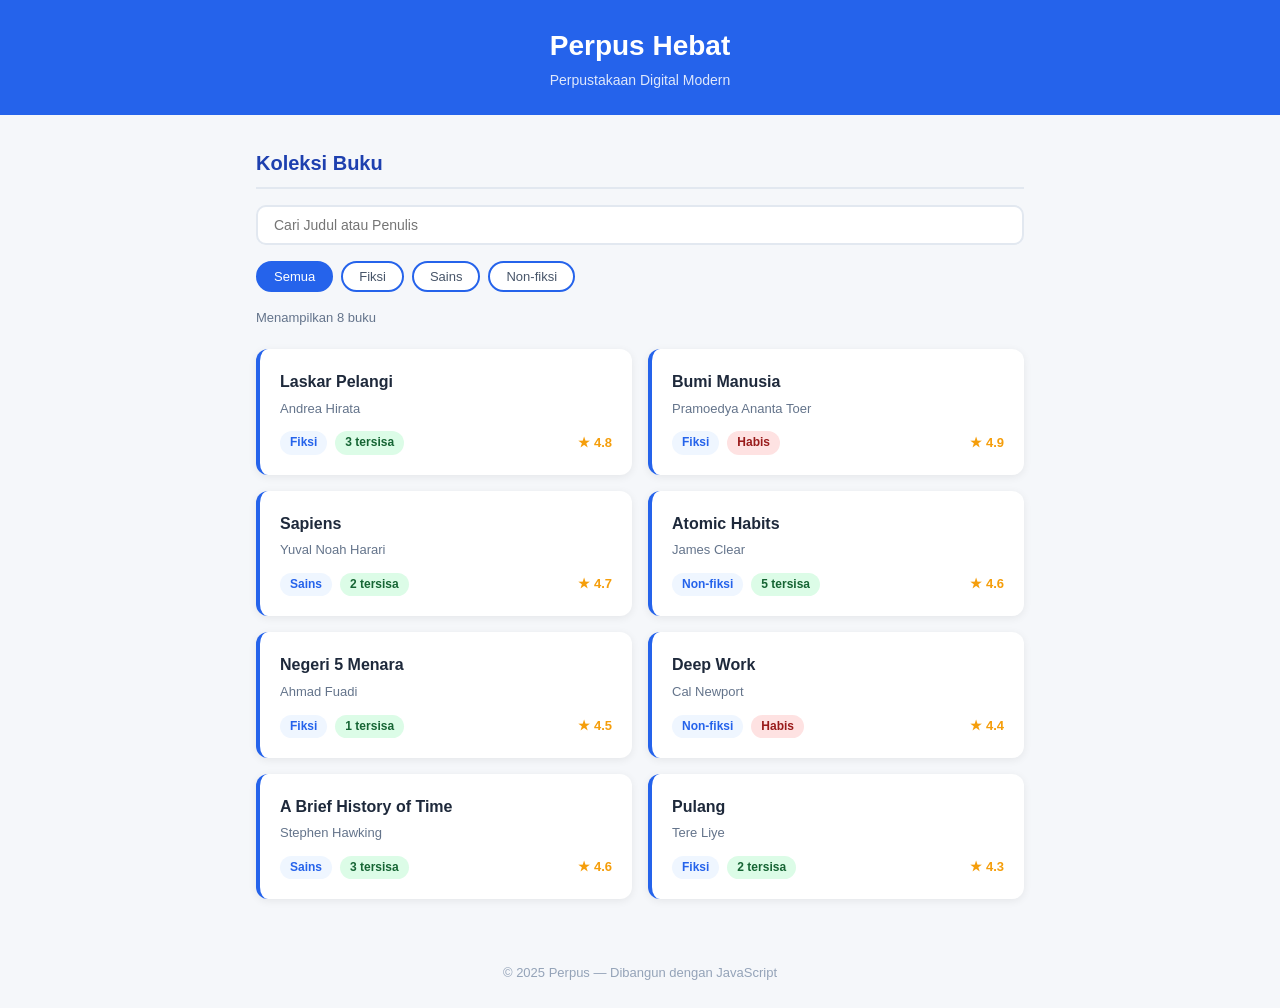
<file: Perpus V1/index.html>
<!doctype html>
<html lang="id">
  <head>
    <meta charset="UTF-8" />
    <meta name="viewport" content="width=device-width, initial-scale=1.0" />
    <title>Perpus — Perpustakaan Digital</title>
    <link rel="stylesheet" href="css/style.css" />
    <script src="/Perpus V1/js/app.js" defer></script>
  </head>
  <body>
    <header class="header">
      <div class="header-konten">
        <h1 class="header-judul">Perpus Hebat</h1>
        <p class="header-tagline">Perpustakaan Digital Modern</p>
      </div>
    </header>

    <main class="main">
      <section class="seksi-filter">
        <h2 class="seksi-judul">Koleksi Buku</h2>

        <!-- Tambahan ke 3 -->
        <div class="kotak-search">
          <input
            type="text"
            id="input-search"
            class="input-search"
            placeholder="Cari Judul atau Penulis"
            autocomplete="off"
          />
          <button
            id="tombol-hapus-search"
            class="tombol-hapus-search"
            style="display: none"
          >
            ✕
          </button>
        </div>

        <div id="tombol-filter" class="grup-filter">
          <!-- Tombol filter akan dirender Javascript -->
        </div>
        <p id="info-jumlah" class="info-jumlah"></p>
      </section>

      <section class="seksi-buku">
        <div id="kontainer-buku" class="grid-buku">
          <!-- Kartu buku akan dirender Javascript -->
        </div>
      </section>

      <!-- <section class="seksi-buku">
        <h2 class="seksi-judul">Koleksi Buku</h2>
        <div id="kontainer-buku" class="grid-buku"> -->
      <!-- Kartu buku akan dirender oleh JavaScript -->
      <!-- </div>
      </section> -->

      <!-- <section class="seksi-ringkasan">
        <h2 class="seksi-judul">Ringkasan Koleksi</h2>
        <div id="kontainer-ringkasan"> -->
      <!-- Ringkasan akan dirender oleh JavaScript -->
      <!-- </div>
      </section> -->
    </main>

    <footer class="footer">
      <p>© 2025 Perpus — Dibangun dengan JavaScript</p>
    </footer>
  </body>
</html>
</file>
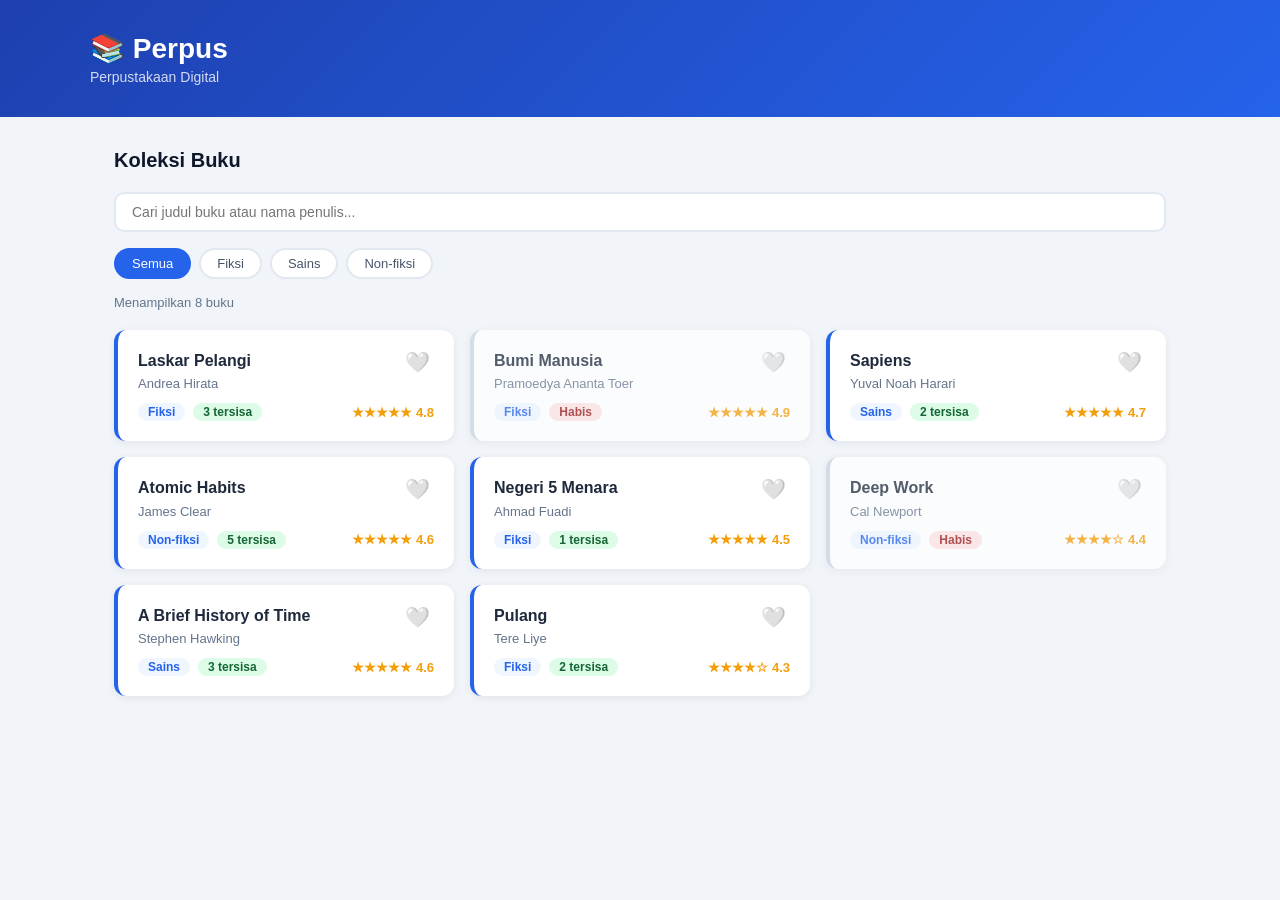
<file: Perpus V2/index.html>
<!DOCTYPE html>
<html lang="id">
<head>
  <meta charset="UTF-8">
  <meta name="viewport" content="width=device-width, initial-scale=1.0">
  <title>Perpus — Perpustakaan Digital</title>
  <link rel="stylesheet" href="css/style.css">
</head>
<body>

  <!-- HEADER HALAMAN -->
  <header class="header">
    <div class="header-inner">
      <h1 class="header-judul">📚 Perpus</h1>
      <p class="header-subjudul">Perpustakaan Digital</p>
    </div>
  </header>

  <!-- KONTEN UTAMA -->
  <main class="main">

    <!-- SEKSI FILTER & PENCARIAN -->
    <section class="seksi-filter">
      <h2 class="seksi-judul">Koleksi Buku</h2>

      <!-- Kotak Pencarian -->
      <div class="kotak-pencarian">
        <input 
          type="text" 
          id="input-search" 
          class="input-search" 
          placeholder="Cari judul buku atau nama penulis..." 
          autocomplete="off"
        >
        <button 
          id="tombol-hapus-search" 
          class="tombol-hapus-search" 
          style="display: none;" 
          aria-label="Hapus pencarian"
        >✕</button>
      </div>

      <!-- Tombol Filter Kategori -->
      <div id="tombol-filter" class="grup-filter">
        <!-- Tombol filter kategori dirender oleh JavaScript -->
      </div>

      <!-- Informasi Jumlah Buku -->
      <p id="info-jumlah" class="info-jumlah">Menampilkan 0 buku</p>
    </section>

    <!-- SEKSI DAFTAR BUKU -->
    <section class="seksi-koleksi">
      <!-- Grid Tempat Kartu Buku -->
      <div id="kontainer-buku" class="grid-buku">
        <!-- Kartu buku dirender oleh JavaScript -->
      </div>
    </section>

  </main>

  <!-- SKRIP JAVASCRIPT -->
  <script src="js/app.js"></script>
</body>
</html>
</file>
<file: Perpus V1/css/style.css>
/* Reset dan base */
* {
  margin: 0;
  padding: 0;
  box-sizing: border-box;
}

body {
  font-family: "Segoe UI", Tahoma, Geneva, Verdana, sans-serif;
  background-color: #f5f7fa;
  color: #333;
  line-height: 1.6;
}

/* Header */
.header {
  background-color: #2563eb;
  color: white;
  padding: 24px 32px;
}

.header-konten {
  /* background-color: #333; */
  display: flex;
  flex-direction: column;
  align-items: center;
  justify-content: center;
}

.header-judul {
  font-size: 28px;
  font-weight: 700;
  /* margin-bottom: 4px; */
}

.header-tagline {
  font-size: 14px;
  opacity: 0.85;
}

/* Main content */
.main {
  max-width: 800px;
  margin: 32px auto;
  padding: 0 16px;
}

.seksi-buku,
.seksi-ringkasan {
  margin-bottom: 40px;
}

.seksi-judul {
  font-size: 20px;
  font-weight: 600;
  color: #1e40af;
  margin-bottom: 16px;
  padding-bottom: 8px;
  border-bottom: 2px solid #e2e8f0;
}

/* Kartu buku */
.kartu-buku {
  background: white;
  border-radius: 12px;
  padding: 24px;
  box-shadow: 0 2px 8px rgba(0, 0, 0, 0.08);
  border-left: 4px solid #2563eb;
}

.kartu-judul {
  font-size: 20px;
  font-weight: 700;
  color: #1e293b;
  margin-bottom: 4px;
}

.kartu-penulis {
  font-size: 14px;
  color: #64748b;
  margin-bottom: 16px;
}

.kartu-detail {
  display: grid;
  grid-template-columns: 1fr 1fr;
  gap: 8px;
  margin-bottom: 16px;
}

.kartu-item {
  font-size: 13px;
  color: #475569;
}

.kartu-item span {
  font-weight: 600;
  color: #1e293b;
}

/* Badge status */
.badge-status {
  display: inline-block;
  padding: 4px 12px;
  border-radius: 20px;
  font-size: 13px;
  font-weight: 600;
}

.badge-tersedia {
  background-color: #dcfce7;
  color: #166534;
}

.badge-dipinjam {
  background-color: #fee2e2;
  color: #991b1b;
}

/* Ringkasan */
.ringkasan-grid {
  display: grid;
  grid-template-columns: repeat(3, 1fr);
  gap: 16px;
}

@media (max-width: 499px) {
  .ringkasan-grid {
    grid-template-columns: 1fr;
  }
}

.ringkasan-item {
  background: white;
  border-radius: 10px;
  padding: 20px;
  text-align: center;
  box-shadow: 0 2px 8px rgba(0, 0, 0, 0.06);
}

.ringkasan-angka {
  font-size: 32px;
  font-weight: 700;
  color: #2563eb;
  display: block;
}

.ringkasan-label {
  font-size: 13px;
  color: #64748b;
  margin-top: 4px;
}

/* Footer */
.footer {
  text-align: center;
  padding: 24px;
  color: #94a3b8;
  font-size: 13px;
}

/* Filter buttons */
.grup-filter {
  display: flex;
  flex-wrap: wrap;
  gap: 8px;
  margin-bottom: 16px;
}
.tombol-filter {
  padding: 6px 16px;
  border: 2px solid #2563eb;
  border-radius: 20px;
  background: white;
  color: #475569;
  font-size: 13px;
  font-weight: 500;
  cursor: pointer;
  transition: all 0.2s;
}

.tombol-filter:hover {
  border-color: #2563eb;
  color: #2563eb;
}

.tombol-filter.aktif {
  background: #2563eb;
  border-color: #2563eb;
  color: white;
}
/* Info jumlah */
.info-jumlah {
  font-size: 13px;
  color: #64748b;
  margin-bottom: 20px;
}
/* Grid buku */
.grid-buku {
  display: grid;
  grid-template-columns: repeat(auto-fill, minmax(280px, 1fr));
  gap: 16px;
}

/* Kartu buku */
.kartu-buku {
  background: white;
  border-radius: 12px;
  padding: 20px;
  box-shadow: 0 2px 8px rgba(0, 0, 0, 0.07);
  border-left: 4px solid #2563eb;
  transition:
    transform 0.2s,
    box-shadow 0.2s;
}
.kartu-buku:hover {
  transform: translateY(-2px);
  box-shadow: 0 4px 16px rgba(0, 0, 0, 0.12);
}

.kartu-judul-buku {
  font-size: 16px;
  font-weight: 700;
  color: #1e293b;
  margin-bottom: 4px;
}
.kartu-penulis-buku {
  font-size: 13px;
  color: #64748b;
  margin-bottom: 12px;
}
.kartu-meta {
  display: flex;
  gap: 8px;
  flex-wrap: wrap;
  align-items: center;
}

.badge-kategori {
  padding: 2px 10px;
  border-radius: 12px;
  font-size: 12px;
  font-weight: 600;
  background: #eff6ff;
  color: #2563eb;
}
.badge-stok-tersedia {
  padding: 2px 10px;
  border-radius: 12px;
  font-size: 12px;
  font-weight: 600;
  background: #dcfce7;
  color: #166534;
}
.badge-stok-habis {
  padding: 2px 10px;
  border-radius: 12px;
  font-size: 12px;
  font-weight: 600;
  background: #fee2e2;
  color: #991b1b;
}
.kartu-rating {
  font-size: 13px;
  color: #f59e0b;
  font-weight: 600;
  margin-left: auto;
}
/* Pesan kosong */
.pesan-kosong {
  grid-column: 1 / -1;
  text-align: center;
  padding: 48px 16px;
  color: #94a3b8;
}

.pesan-kosong-ikon {
  font-size: 48px;
  display: block;
  margin-bottom: 12px;
}

/* Search box */
.kotak-search {
  position: relative;
  margin-bottom: 16px;
}
.input-search {
  width: 100%;
  padding: 10px 40px 10px 16px;
  border: 2px solid #e2e8f0;
  border-radius: 10px;
  font-size: 14px;
  color: #1e293b;
  outline: none;
  transition: border-color 0.2s;
}
.input-search:focus {
  border-color: #2563eb;
}

.tombol-hapus-search {
  position: absolute;
  right: 12px;
  top: 50%;
  transform: translateY(-50%);
  background: none;
  border: none;
  color: #94a3b8;
  font-size: 14px;
  cursor: pointer;
  padding: 4px;
}
.tombol-hapus-search:hover {
  color: #475569;
}
/* Highlight keyword di judul */
.highlight {
  background-color: #fef08a;
  border-radius: 2px;
  padding: 0 1px;
}
</file>
<file: Perpus V2/css/style.css>
/* Reset CSS */
*,
*::before,
*::after {
  box-sizing: border-box;
  margin: 0;
  padding: 0;
}

body {
  font-family: -apple-system, BlinkMacSystemFont, "Segoe UI", Roboto, sans-serif;
  background: #f1f5f9;
  color: #1e293b;
  min-height: 100vh;
}

/* Header */
.header {
  background: linear-gradient(135deg, #1e40af, #2563eb);
  color: white;
  padding: 32px 24px;
}

.header-inner {
  max-width: 1100px;
  margin: 0 auto;
}

.header-judul {
  font-size: 28px;
  font-weight: 800;
  margin-bottom: 4px;
}

.header-subjudul {
  font-size: 14px;
  opacity: 0.8;
}

/* Main Layout */
.main {
  max-width: 1100px;
  margin: 0 auto;
  padding: 32px 24px;
}

/* Seksi Statistik */
.seksi-statistik {
  margin-bottom: 40px;
}

.grid-statistik {
  display: grid;
  grid-template-columns: repeat(auto-fit, minmax(180px, 1fr));
  gap: 16px;
}

.kartu-statistik {
  background: white;
  border-radius: 12px;
  padding: 20px 24px;
  box-shadow: 0 2px 8px rgba(0, 0, 0, 0.06);
  display: flex;
  flex-direction: column;
  gap: 4px;
}

.statistik-angka {
  font-size: 32px;
  font-weight: 800;
  line-height: 1;
}

.statistik-label {
  font-size: 13px;
  color: #64748b;
  font-weight: 500;
}

.statistik-biru .statistik-angka { color: #2563eb; }
.statistik-hijau .statistik-angka { color: #16a34a; }
.statistik-merah .statistik-angka { color: #dc2626; }
.statistik-kuning .statistik-angka { color: #d97706; }

/* Judul Seksi */
.seksi-judul {
  font-size: 20px;
  font-weight: 700;
  margin-bottom: 20px;
  color: #0f172a;
}

/* Kotak Pencarian */
.kotak-pencarian,
.kotak-search {
  position: relative;
  margin-bottom: 16px;
}

.input-search {
  width: 100%;
  padding: 10px 40px 10px 16px;
  border: 2px solid #e2e8f0;
  border-radius: 10px;
  font-size: 14px;
  color: #1e293b;
  outline: none;
  transition: border-color 0.2s;
}

.input-search:focus {
  border-color: #2563eb;
}

.tombol-hapus-search,
.tombol-hapus {
  position: absolute;
  right: 12px;
  top: 50%;
  transform: translateY(-50%);
  background: none;
  border: none;
  color: #94a3b8;
  font-size: 14px;
  cursor: pointer;
  padding: 4px;
}

.tombol-hapus-search:hover,
.tombol-hapus:hover {
  color: #475569;
}

/* Highlight Keyword Pencarian */
.highlight {
  background-color: #fef08a;
  border-radius: 2px;
  padding: 0 1px;
}

/* Tombol Filter Kategori */
.grup-filter,
.kontainer-filter {
  display: flex;
  flex-wrap: wrap;
  gap: 8px;
  margin-bottom: 16px;
}

.tombol-filter {
  padding: 6px 16px;
  border: 2px solid #e2e8f0;
  border-radius: 20px;
  background: white;
  color: #475569;
  font-size: 13px;
  font-weight: 500;
  cursor: pointer;
  transition: all 0.2s;
}

.tombol-filter:hover {
  border-color: #2563eb;
  color: #2563eb;
}

.tombol-filter.aktif {
  background: #2563eb;
  border-color: #2563eb;
  color: white;
}

/* Informasi Jumlah Hasil */
.info-jumlah {
  font-size: 13px;
  color: #64748b;
  margin-bottom: 20px;
}

/* Grid Koleksi Buku */
.grid-buku {
  display: grid;
  grid-template-columns: repeat(auto-fill, minmax(280px, 1fr));
  gap: 16px;
}

/* Kartu Buku */
.kartu-buku {
  background: white;
  border-radius: 12px;
  padding: 20px;
  box-shadow: 0 2px 8px rgba(0, 0, 0, 0.07);
  border-left: 4px solid #2563eb;
  transition: transform 0.2s, box-shadow 0.2s;
}

.kartu-buku:hover {
  transform: translateY(-2px);
  box-shadow: 0 4px 16px rgba(0, 0, 0, 0.12);
}

.kartu-buku.habis {
  border-left-color: #cbd5e1;
  opacity: 0.75;
}

.kartu-judul-buku,
.kartu-judul {
  font-size: 16px;
  font-weight: 700;
  color: #1e293b;
  margin-bottom: 4px;
  line-height: 1.4;
}

.kartu-penulis-buku,
.kartu-penulis {
  font-size: 13px;
  color: #64748b;
  margin-bottom: 12px;
}

.kartu-meta,
.kartu-footer {
  display: flex;
  gap: 8px;
  flex-wrap: wrap;
  align-items: center;
  margin-top: auto;
}

/* Badge Status & Kategori */
.badge-kategori {
  padding: 2px 10px;
  border-radius: 12px;
  font-size: 12px;
  font-weight: 600;
  background: #eff6ff;
  color: #2563eb;
}

.badge-stok-tersedia,
.badge-tersedia {
  padding: 2px 10px;
  border-radius: 12px;
  font-size: 12px;
  font-weight: 600;
  background: #dcfce7;
  color: #166534;
}

.badge-stok-habis,
.badge-habis {
  padding: 2px 10px;
  border-radius: 12px;
  font-size: 12px;
  font-weight: 600;
  background: #fee2e2;
  color: #991b1b;
}

.kartu-rating {
  font-size: 13px;
  color: #f59e0b;
  font-weight: 600;
  margin-left: auto;
}

/* Pesan Kosong */
.pesan-kosong {
  grid-column: 1 / -1;
  text-align: center;
  padding: 48px 16px;
  color: #94a3b8;
}

.pesan-kosong-ikon {
  font-size: 48px;
  display: block;
  margin-bottom: 12px;
}
/* Kartu header — judul + tombol favorit berdampingan */
.kartu-header {
  display: flex;
  justify-content: space-between;
  align-items: flex-start;
  gap: 8px;
}
.kartu-header .kartu-judul {
  flex: 1;
}
/* Tombol favorit */
  .tombol-favorit {
  background: none;
  border: none;
  font-size: 20px;
  cursor: pointer;
  padding: 2px 4px;
  border-radius: 6px;
  line-height: 1;
  transition: transform 0.15s;
  flex-shrink: 0;
}
.tombol-favorit:hover {
  transform: scale(1.2);
}
.tombol-favorit.aktif {
  animation: detak 0.3s ease;
}

@keyframes detak {
  0% { transform: scale(1); }
  50% { transform: scale(1.35); }
  100% { transform: scale(1); }
}
/* Kartu yang difavoritkan */
.kartu-buku.favorit {
  border-top-color: #f59e0b;
  box-shadow: 0 2px 8px rgba(245, 158, 11, 0.2);
}
</file>
